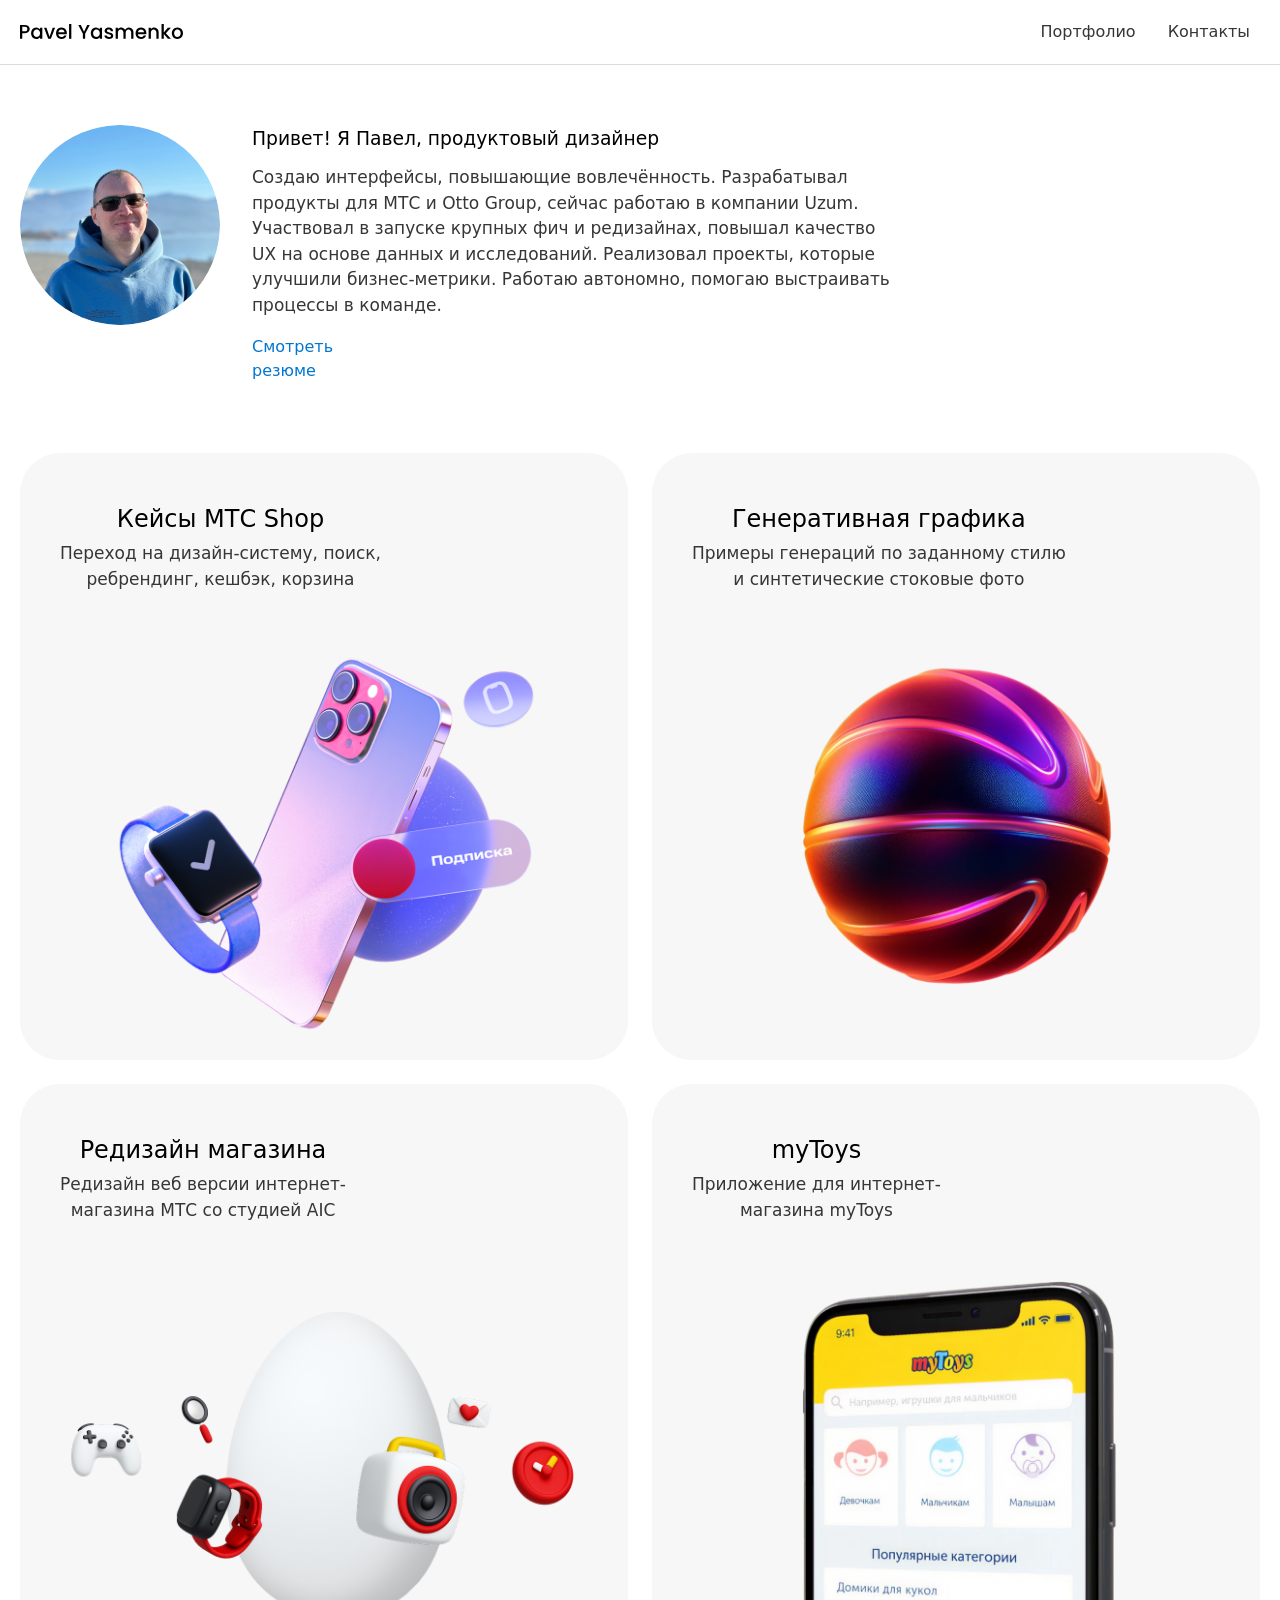
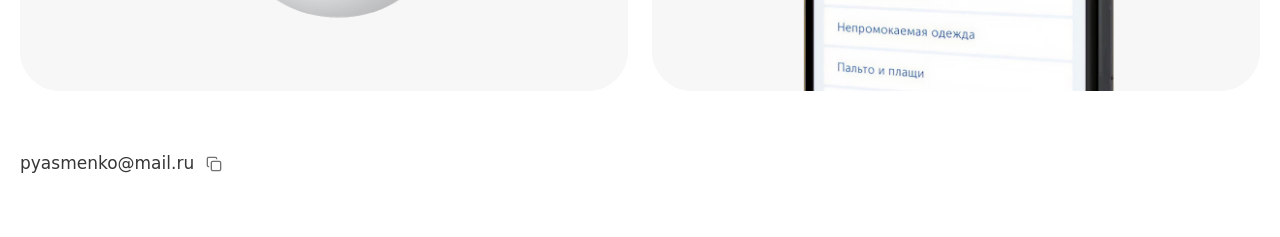
<file: index.html>
<!DOCTYPE html>
<html lang="ru">
<head>
  <meta charset="UTF-8" />
  <meta name="viewport" content="width=device-width, initial-scale=1.0" />
  <title>Портфолио Ясменко Павел</title>
  <meta
    name="description"
    content="Портфолио Павла Ясменко, продуктового дизайнера. Кейсы МТС, myToys, редизайн e-commerce продуктов и генеративная графика."
  >
  <meta property="og:type" content="website">
  <meta property="og:locale" content="ru_RU">
  <meta property="og:title" content="Павел Ясменко — продуктовый дизайнер">
  <meta
    property="og:description"
    content="Портфолио продуктового дизайнера: кейсы МТС, myToys, e-commerce и генеративная графика."
  >
  <meta name="twitter:card" content="summary">
  <meta name="twitter:title" content="Павел Ясменко — продуктовый дизайнер">
  <meta
    name="twitter:description"
    content="Портфолио продуктового дизайнера: кейсы МТС, myToys, e-commerce и генеративная графика."
  >

  <link rel="stylesheet" href="css/tokens.css">
  <link rel="stylesheet" href="css/base.css">
  <link rel="stylesheet" href="css/layout.css">
  <link rel="stylesheet" href="css/components.css">
  <link rel="stylesheet" href="css/modal.css">

  <link rel="icon" href="assets/icons/favicon.svg" type="image/svg+xml">
  <link rel="icon" href="assets/icons/favicon.ico" sizes="any">

  <meta name="theme-color" content="#ffffff" media="(prefers-color-scheme: light)">
  <meta name="theme-color" content="#202b38" media="(prefers-color-scheme: dark)">

  <script src="js/images.js" defer></script>
  <script src="js/modal.js" defer></script>
  <script src="js/main.js" defer></script>
</head>
<body>
    <header class="site-header">
      <div class="site-header__inner">
        <!-- Логотип -->
        <a href="#" class="site-logo">
          <img src="assets/images/ui/logo_light_theme.svg" alt="" class="logo-light">
          <img src="assets/images/ui/logo_dark_theme.svg"  alt="" class="logo-dark">
        </a>

        <!-- Навигация -->
        <nav class="site-nav">
          <a href="#portfolio">Портфолио</a>
          <a href="#contacts">Контакты</a>
        </nav>
      </div>
    </header>

  <div class="wrapper">
    <main>
      <section class="welcome">
            <img src="assets/images/ui/ava.png" alt="Pavel Yasmenko" class="welcome__avatar" loading="lazy" />
              <h3>Привет! Я Павел, продуктовый дизайнер</h3>
              <p>Создаю интерфейсы, повышающие вовлечённость. Разрабатывал продукты для МТС и Otto Group, сейчас работаю в компании Uzum. Участвовал в запуске крупных фич и редизайнах, повышал качество UX на основе данных и исследований. Реализовал проекты, которые улучшили бизнес-метрики. Работаю автономно, помогаю выстраивать процессы в команде.</p>
              <a href="assets/docs/Resume_Yasmenko_Pavel.pdf">Смотреть резюме</a>
      </section>

      <section id="portfolio" class="portfolio">
        <div class="portfolio-grid">
          <button class="portfolio-card" type="button" data-case-url="cases/mts-shop.html">
            <div class="portfolio-card__top">
              <h2 class="title-desktop">Кейсы МТС Shop</h2>
              <p class="title-desktop">Переход на дизайн-систему, поиск,<br>ребрендинг, кешбэк, корзина</p>
              <h3 class="title-mobile">Кейсы МТС Shop</h3>
              <p class="title-mobile">Переход на дизайн-систему, поиск, ребрендинг, кешбэк, корзина</p>
            </div>
            <div class="portfolio-card__image">
              <img src="assets/images/cases/mts-shop/cover.png" alt="МТС Кейсы" loading="lazy" />
            </div>
          </button>
          <button class="portfolio-card" type="button" data-case-url="cases/generative.html">
            <div class="portfolio-card__top">
              <h2 class="title-desktop">Генеративная графика</h2>
              <p class="title-desktop">Примеры генераций по заданному стилю<br>и синтетические стоковые фото</p>
              <h3 class="title-mobile">Генеративная графика</h3>
              <p class="title-mobile">Примеры генераций по заданному стилю и синтетические стоковые фото</p>
            </div>
            <div class="portfolio-card__image">
              <img src="assets/images/cases/generative/cover.png" alt="Генеративная графика" loading="lazy" />
            </div>
          </button>
          <button class="portfolio-card" type="button" data-case-url="cases/aic.html">
            <div class="portfolio-card__top">
              <h2 class="title-desktop">Редизайн магазина</h2>
              <p class="title-desktop">Редизайн веб версии интернет-<br>магазина МТС со студией AIC</p>
              <h3 class="title-mobile">Редизайн магазина</h3>
              <p class="title-mobile">Редизайн веб версии интернет-магазина МТС со студией AIC</p>
            </div>
            <div class="portfolio-card__image">
              <img src="assets/images/cases/aic/cover.png" alt="Редизайн магазина" loading="lazy" />
            </div>
          </button>
          <button class="portfolio-card" type="button" data-case-url="cases/mytoys.html">
            <div class="portfolio-card__top">
              <h2 class="title-desktop">myToys</h2>
              <p class="title-desktop">Приложение для интернет-<br>магазина myToys</p>
              <h3 class="title-mobile">myToys</h3>
              <p class="title-mobile">Приложение для интернет-<br>магазина myToys</p>
            </div>
            <div class="portfolio-card__image">
              <img src="assets/images/cases/mytoys/cover.png" alt="myToys Кейс" loading="lazy" />
            </div>
          </button>
        </div>
      </section>
      <section id="contacts" class="contacts">
        <p>
          <button
            class="contacts__email"
            type="button"
            data-email="pyasmenko@mail.ru"
            aria-label="Скопировать email pyasmenko@mail.ru"
          >
            <span>pyasmenko@mail.ru</span>
            <svg
              class="contacts__email-icon"
              width="16"
              height="16"
              viewBox="0 0 24 24"
              fill="none"
              stroke="currentColor"
              stroke-width="2"
              stroke-linecap="round"
              stroke-linejoin="round"
              aria-hidden="true"
            >
              <rect width="14" height="14" x="8" y="8" rx="2" ry="2" />
              <path d="M4 16c-1.1 0-2-.9-2-2V4c0-1.1.9-2 2-2h10c1.1 0 2 .9 2 2" />
            </svg>
          </button>
        </p>
      </section>
  </main>
  </div>

  <div id="modal-overlay" class="modal-overlay"></div>
  <div id="modal" class="modal" role="dialog" aria-modal="true" aria-hidden="true" tabindex="-1">
    <button id="modal-close" class="modal-close" aria-label="Закрыть">
      <svg class="modal-close__icon" width="10" height="10" viewBox="0 0 32 32" xmlns="http://www.w3.org/2000/svg" aria-hidden="true">
        <path d="M11.286 20.714L20.714 11.286" stroke="currentColor" stroke-width="2" stroke-linecap="round"/>
        <path d="M11.286 11.286L20.714 20.714" stroke="currentColor" stroke-width="2" stroke-linecap="round"/>
      </svg>
    </button>
    <div class="modal-content">

    </div>
  </div>
  <div
    class="toast"
    role="status"
    aria-live="polite"
    aria-atomic="true"
  ></div>
</body>
</html>
</file>
<file: css/tokens.css>
:root {
  --font-sans: "Manrope", system-ui, -apple-system, BlinkMacSystemFont, "Segoe UI", sans-serif;
  --background-body: #fff;
  --background: #efefef;
  --background-alt: #f7f7f7;
  --selection: #9e9e9e;
  --text-main: #363636;
  --text-bright: #000;
  --links: #0076d1;
  --border: #dbdbdb;
  --button-hover: #9b9b9b;
  --scrollbar-thumb: rgb(170, 170, 170);
}

@media (prefers-color-scheme: dark) {
  :root {
    --background-body: #202b38;
    --background: #161f27;
    --background-alt: #1a242f;
    --selection: #1c76c5;
    --text-main: #dbdbdb;
    --text-bright: #fff;
    --links: #41adff;
    --border: #526980;
    --button-hover: #040a0f;
    --scrollbar-thumb: var(--button-hover);
  }
}
</file>
<file: css/base.css>
html {
  scrollbar-color: var(--scrollbar-thumb) var(--background-body);
  scrollbar-width: thin;
  scroll-behavior: smooth;
}

html,
body {
  margin: 0;
  padding: 0;
  font-family: var(--font-sans);
}

body {
  line-height: 1.5;
  color: var(--text-main);
  background: var(--background-body);
  text-rendering: optimizeLegibility;
}

*,
*::before,
*::after {
  box-sizing: border-box;
}

::selection {
  color: var(--text-bright);
  background-color: var(--selection);
}

h1,
h2,
h3,
h4,
h5,
h6 {
  margin-top: 24px;
  margin-bottom: 12px;
  color: var(--text-bright);
  font-weight: 500;
}

h1 {
  margin-top: 0;
  font-size: 2.2em;
}

p {
  font-size: 17px;
}

a {
  color: var(--links);
  text-decoration: none;
}

a:hover {
  text-decoration: underline;
}

img,
video {
  max-width: 100%;
  height: auto;
}

button {
  font: inherit;
  color: inherit;
}
</file>
<file: css/layout.css>
/* ===========================
   HEADER
   =========================== */
.site-header {
  background: var(--background-body);      /* белый фон */
  border-bottom: 1px solid var(--border);  /* тонкая серая линия */
}

.site-header__inner {
  /* уже есть */
  display: flex;
  align-items: center;
  justify-content: space-between;
  padding: 12px 20px;
  box-sizing: border-box;
  height: 64px;

  /* добавляем: */
  max-width: 1280px;  /* пусть контент не шире 1280px */
  margin: 0 auto;     /* центрируем внутри <header> */
  width: 100%;        /* чтобы padding работал на всю ширину контейнера */
}

/* ===========================
   WELCOME SECTION (avatar + text)
   =========================== */
/* Мобильная версия (<768px) */
/* Styles for the welcome section */
.welcome {
  display: block;
  padding: 0;
  margin-top: 32px;   /* добавили отступ сверху для мобилки */
}

.welcome__avatar {
  width: 120px;
  height: 120px;
  margin-bottom: 12px;
  border-radius: 50%;
  display: block;
  object-fit: cover;
  background: linear-gradient(90deg, var(--background-alt) 0%, var(--background) 50%, var(--background-alt) 100%);
  background-size: 200% 100%;
  animation: skeleton-loading 1.5s infinite;
}

.welcome__avatar.loaded {
  animation: none;
  background: none;
}

.welcome__avatar.load-error {
  animation: none;
  background: var(--background-alt);
}

/* remove the default top margin from the welcome heading */
.welcome > h3 {
  margin-top: 0;
}

/* Десктоп (≥768px) */
@media (min-width: 768px) {
  .welcome {
    display: grid;
    grid-template-columns: 200px 1fr;
    grid-template-rows: auto auto auto;
    column-gap: 32px;
    max-width: 870px;
    padding: 0;
    margin-top: 60px;  /* отступ сверху на десктопе */
  }

  .welcome__avatar {
    width: 200px;
    height: 200px;
    grid-row: 1 / span 3;
    margin: 0;
    border-radius: 50%;
    display: block;
    object-fit: cover;
    background: linear-gradient(90deg, var(--background-alt) 0%, var(--background) 50%, var(--background-alt) 100%);
    background-size: 200% 100%;
    animation: skeleton-loading 1.5s infinite;
  }


  .welcome > h3 {
    grid-column: 2;
    grid-row: 1;
  }
  .welcome > p {
    grid-column: 2;
    grid-row: 2;
    margin: 0 0 1em;
  }
  .welcome > a {
    grid-column: 2;
    grid-row: 3;
    max-width: 150px;
  }
}

/* ===========================
   PORTFOLIO SECTION
   =========================== */
.portfolio {
  padding: 0;
  max-width: 1280px;
  margin: 40px auto 0;
  box-sizing: border-box;
}

.portfolio-grid {
  display: grid;
  grid-template-columns: 1fr;
  row-gap: 16px;
}

.wrapper {
  max-width: 1280px;
  margin: 0 auto;
  padding: 0 20px;
  box-sizing: border-box;
}

@media (min-width: 768px) {
  .portfolio {
    padding: 0;
    margin-top: 70px;
  }

  .portfolio-grid {
    grid-template-columns: 1fr 1fr;
    column-gap: 24px;
    row-gap: 24px;
  }
}

/* ===========================
   CONTACTS SECTION
   =========================== */
.contacts {
  padding: 0;
  max-width: 1280px;
  margin: 40px auto 0;
  box-sizing: border-box;
  margin-bottom: 60px;
}

.contacts__email {
  appearance: none;
  display: inline-flex;
  align-items: center;
  gap: 12px;
  border: 0;
  padding: 0;
  border-radius: 12px;
  background: none;
  color: inherit;
  font: inherit;
  text-align: left;
  cursor: pointer;
  transition: background-color 0.2s ease;
}

@media (hover: hover) {
  .contacts__email:hover {
    background-color: var(--background);
  }
}

.contacts__email-icon {
  width: 16px;
  height: 16px;
  flex: 0 0 16px;
  opacity: 0.7;
}

.toast {
  position: fixed;
  left: 50%;
  bottom: max(24px, env(safe-area-inset-bottom));
  z-index: 110;
  max-width: calc(100vw - 32px);
  padding: 10px 16px;
  border-radius: 16px;
  background: var(--text-bright);
  color: var(--background-body);
  font-size: 14px;
  line-height: 20px;
  white-space: nowrap;
  opacity: 0;
  transform: translate(-50%, 8px);
  transition: opacity 0.2s ease, transform 0.2s ease;
  pointer-events: none;
}

.toast.is-visible {
  opacity: 1;
  transform: translate(-50%, 0);
}

@media (min-width: 768px) {
  .contacts {
    padding: 0;
    margin-top: 60px;
    margin-bottom: 60px;
  }
}
</file>
<file: css/components.css>
/* Гарантируем, что лого остаётся в прежних размерах */
.site-logo img {
  display: block;
  max-width: 163px;
  height: auto;
}

.site-nav {
  display: none;
}

.site-nav a {
  text-decoration: none;
  color: inherit;
  padding: 9px 10px;
  border-radius: 12px;
}
@media (min-width: 768px) {
  .site-nav {
    display: flex;
    gap: 12px;
  }
}

/* 1) Делаем .site-logo флексом, чтобы центрировалось вертикально */
.site-logo {
  display: flex;
  align-items: center;
}

/* 2) Скрываем оба по умолчанию */
.site-logo .logo-light,
.site-logo .logo-dark {
  width: auto;
  height: 16px;    /* фиксируем высоту, чтобы не «скакало» */
}

.site-logo .logo-light {
  display: block;
}

.site-logo .logo-dark {
  display: none;
}

@media (prefers-color-scheme: dark) {
  .site-logo .logo-light {
    display: none;
  }

  .site-logo .logo-dark {
    display: block;
  }
}


/* ——————————————————————
   DESKTOP NAV LINKS
   —————————————————————— */
@media (min-width: 768px) {
  .site-nav a {
    /* 1. текст medium */
    font-weight: 500;

    /* 4. плавный переход при наведении */
    transition: background-color 0.2s ease;
  }
  .site-nav a:hover {
    /* 3. при ховере — самый светлый серый фон */
    background-color: var(--background);
  }
}

.portfolio-card {
  border: 0;
  padding: 0;
  margin: 0;
  color: inherit;
  font: inherit;
  text-align: inherit;
  background-color: var(--background-alt);
  border-radius: 40px;
  display: flex;
  flex-direction: column;
  overflow: hidden;
  width: 100%;
  position: relative;
  cursor: pointer;
  transition: transform 0.15s ease-out;
}

.portfolio-card.is-pending {
  transform: scale(0.995);
}

@media (min-width: 768px) {
  .portfolio-card {
  border: 0;
  padding: 0;
  margin: 0;
  color: inherit;
  font: inherit;
  text-align: inherit;
    max-width: 628px;
  }
}

.portfolio-card__top {
  padding: 32px 32px 24px;
  text-align: center;
}

@media (min-width: 768px) {
  .portfolio-card__top {
    padding: 48px 40px 32px;
  }
}

.portfolio-card__image {
  background-color: var(--background-alt);
  width: 100%;
  height: 432px;
  position: relative;
  overflow: hidden;
}

.title-desktop {
  display: none;
  margin: 0 0 4px;
}

.title-mobile {
  margin: 0 0 4px;
}

@media (min-width: 768px) {
  .title-desktop {
    display: block;
  }

  .title-mobile {
    display: none;
  }
}

.portfolio-card__image img {
  width: 100%;
  height: 100%;
  object-fit: cover;
  display: block;
  opacity: 0;
  transition: opacity 0.3s ease-in-out, transform 0.3s ease;
}


.portfolio-card:hover .portfolio-card__image img {
  transform: scale(1.05);
}


.portfolio-card::before {
  content: "";
  position: absolute;
  inset: 0;
  z-index: 1;
  pointer-events: none;
  background: linear-gradient(90deg, var(--background-alt) 0%, var(--background) 50%, var(--background-alt) 100%);
  background-size: 200% 100%;
  animation: skeleton-loading 1.5s infinite;
  transition: opacity 0.3s ease-in-out;
}

.portfolio-card.loaded::before {
  opacity: 0;
  animation: none;
}

.portfolio-card.loaded .portfolio-card__image img {
  opacity: 1;
}

.portfolio-card.load-error::before {
  opacity: 0;
  animation: none;
}

.portfolio-card.load-error .portfolio-card__image img {
  opacity: 0;
}

@keyframes skeleton-loading {
  0% {
    background-position: 200% 0;
  }
  100% {
    background-position: -200% 0;
  }
}
</file>
<file: css/modal.css>
/* ===========================
   MODAL
   =========================== */
.modal-overlay {
  position: fixed;
  inset: 0;
  background: rgba(0, 0, 0, 0.5);
  opacity: 0;
  visibility: hidden;
  pointer-events: none;
  transition: opacity 0.3s ease;
  z-index: 100;
}

.modal-overlay.is-open {
  opacity: 1;
  visibility: visible;
  pointer-events: auto;
}

.modal {
  position: fixed;
  left: 0;
  right: 0;
  bottom: 0;
  margin: 0 auto;
  width: 100%;
  max-width: 1024px;
  max-height: 95vh;
  max-height: 95dvh;
  display: flex;
  flex-direction: column;
  overflow: hidden;
  background: var(--background-body);
  border-radius: 40px 40px 0 0;
  box-shadow: 0 2px 8px rgba(0, 0, 0, 0.2);
  padding: 0 20px;
  box-sizing: border-box;
  transform: translateY(100%);
  opacity: 0;
  transition: transform 0.3s ease-out, opacity 0.3s ease-out;
  pointer-events: none;
  z-index: 101;
}

@media (min-width: 768px) {
  .modal {
    padding: 0 40px;
  }
}

.modal.is-open {
  transform: translateY(0);
  opacity: 1;
  pointer-events: auto;
}

.modal-close {
  position: absolute;
  top: 28px;
  right: 24px;
  width: 40px;
  height: 40px;
  background: none;
  border: none;
  padding: 0;
  cursor: pointer;
  display: flex;
  align-items: center;
  justify-content: center;
  color: var(--text-bright);
  margin: 0;
}

.modal-close::before {
  content: "";
  position: absolute;
  inset: 4px;
  background: var(--background);
  border-radius: 8px;
}

.modal-close:focus-visible {
  outline: 2px solid currentColor;
  outline-offset: 4px;
}

.modal-close__icon {
  position: relative;
  width: 32px;
  height: 32px;
  z-index: 1;
}

.modal-content {
  flex: 1 1 auto;
  overflow-y: auto;
  scrollbar-width: none;
  -ms-overflow-style: none;
  overscroll-behavior: contain;
}
.modal-content::-webkit-scrollbar {
  display: none;
}

.modal-content a:focus-visible,
.modal-content button:focus-visible,
.modal-content [tabindex]:focus-visible {
  border-radius: 8px;
  outline: 2px solid currentColor;
  outline-offset: 4px;
}

.modal-content h2 {
  margin-top: 40px;
}

.modal-content h1 {
  margin-top: 40px;
  margin-bottom: 0px;
  line-height: 60px;
}

.modal-state {
  display: flex;
  min-height: 220px;
  flex-direction: column;
  justify-content: center;
  padding: 40px 0;
  color: var(--text-main);
}

.modal-state--error h2,
.modal-state--error p {
  margin: 0;
}

.modal-state--error h2 {
  color: var(--text-bright);
}

.modal-state--error p {
  margin-top: 8px;
}

.modal-content img {
  margin-top: 17px;
  margin-bottom: 17px;
  width: 100%;
  aspect-ratio: 45 / 32;
  height: auto;
  display: block;
  opacity: 1;
  border-radius: 24px;
  object-fit: cover;
  transition: opacity 0.3s ease-in-out;
  background: linear-gradient(90deg, var(--background-alt) 0%, var(--background) 50%, var(--background-alt) 100%);
  background-size: 200% 100%;
  animation: skeleton-loading 1.5s infinite;
}

.modal-content img.loaded {
  opacity: 1;
  animation: none;
  background: none;
}

.modal-content img.load-error {
  animation: none;
  background: var(--background-alt);
}
</file>
